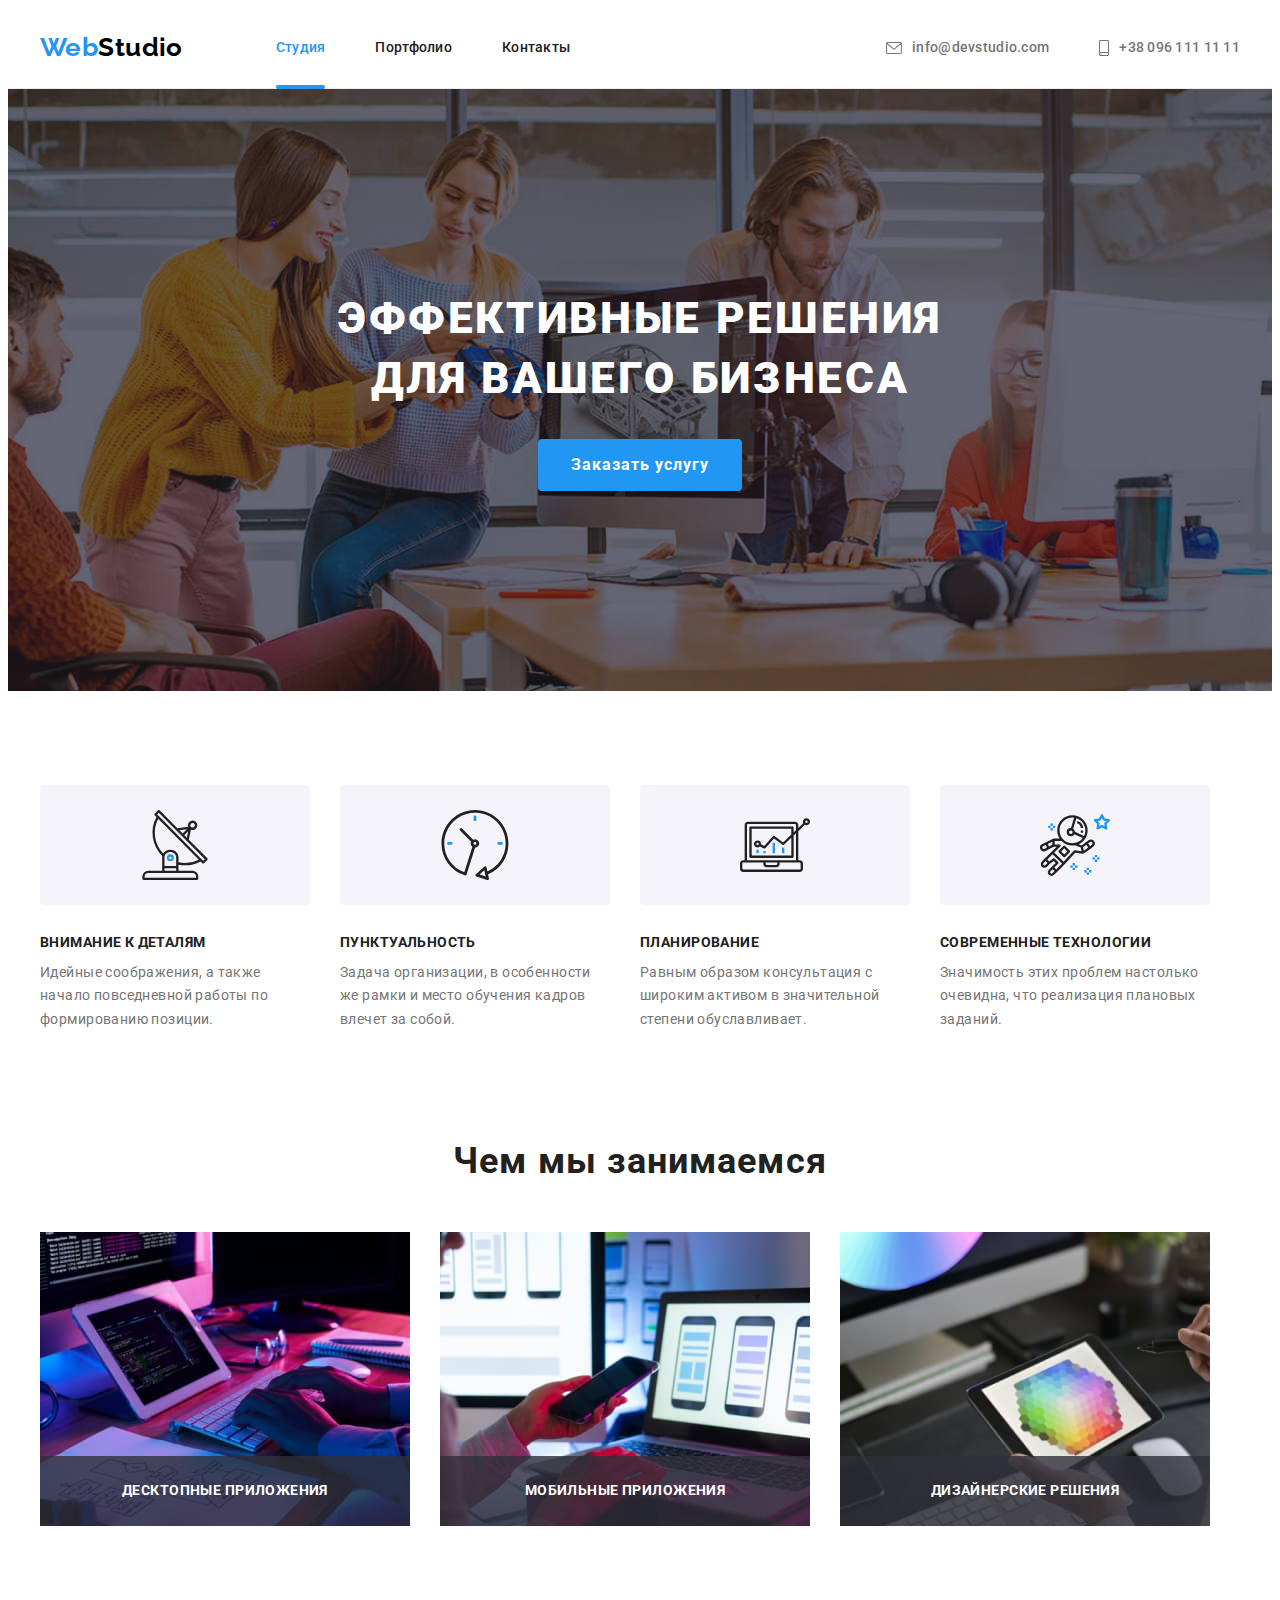
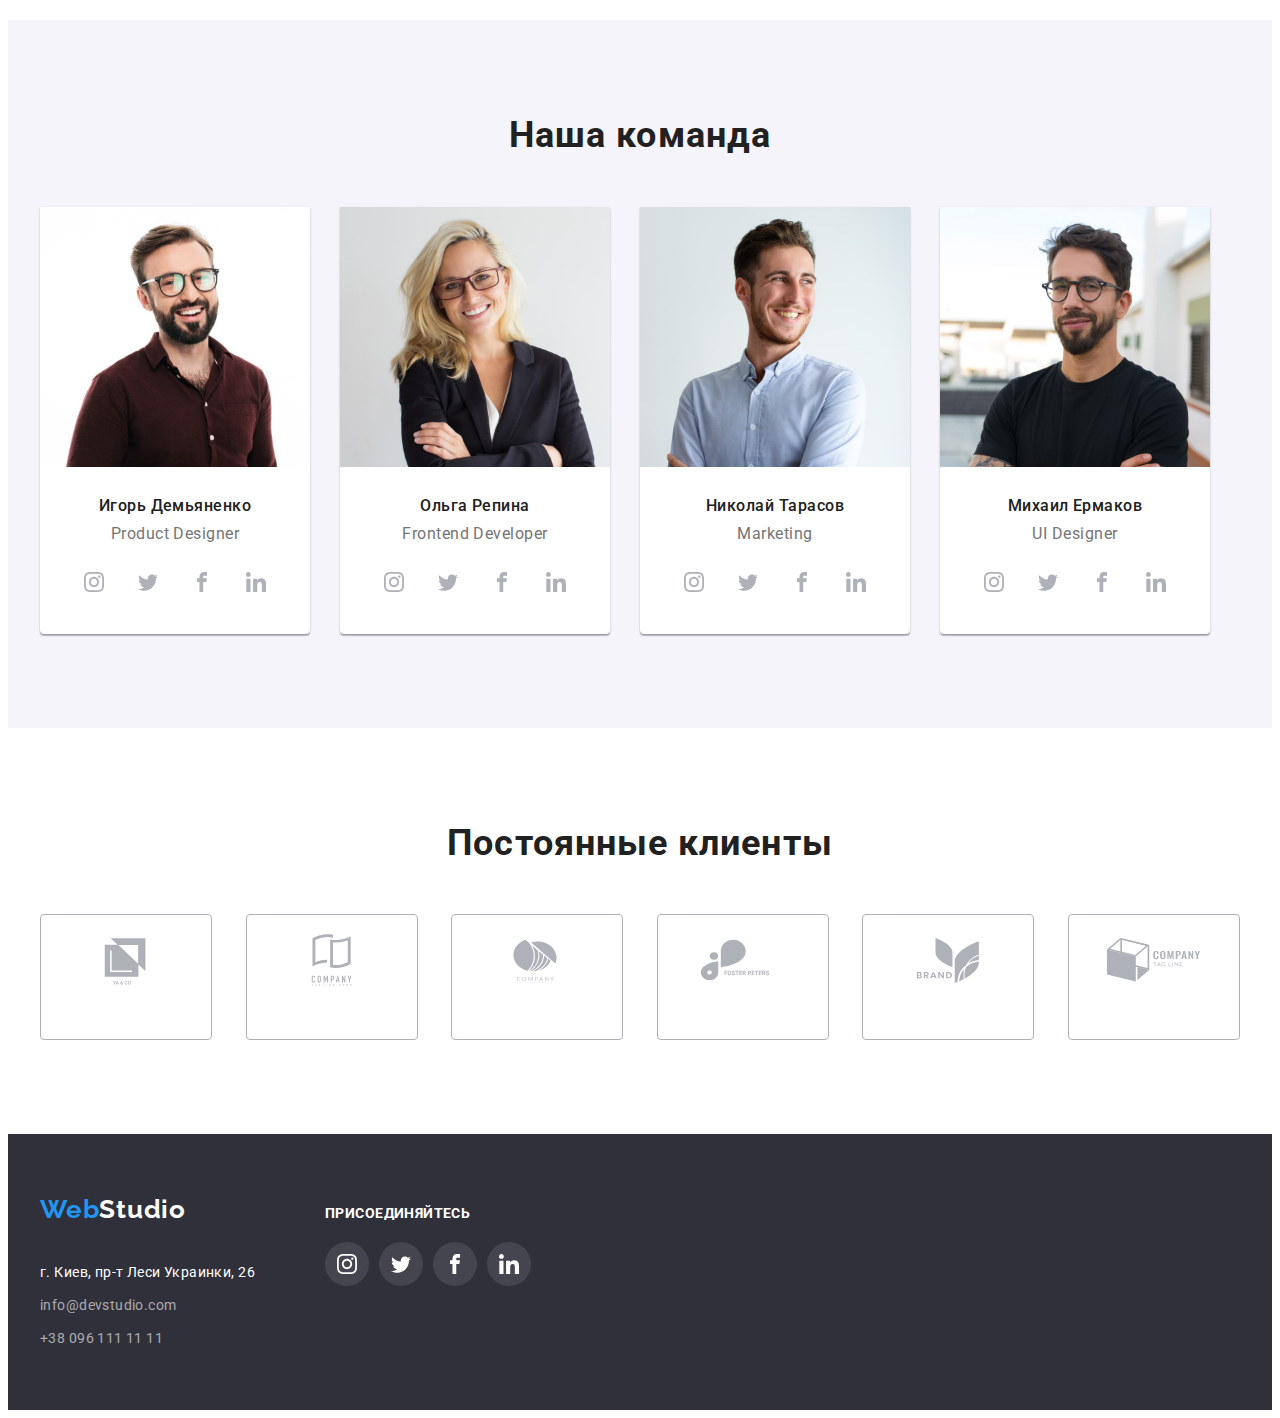
<file: index.html>
<!DOCTYPE html>
<html lang="ru">
<head>
    <meta charset="UTF-8">
    <meta http-equiv="X-UA-Compatible" content="IE=edge">
    <meta name="viewport" content="width=device-width, initial-scale=1.0">
    <title>Главная страница</title>
    <link href="https://fonts.googleapis.com/css2?family=Raleway:wght@700&family=Roboto:wght@400;500;700;900&display=swap" rel="stylesheet">
    <link rel="stylesheet" href="https://cdnjs.cloudflare.com/ajax/libs/modern-normalize/1.1.0/modern-normalize.min.css" integrity="sha512-wpPYUAdjBVSE4KJnH1VR1HeZfpl1ub8YT/NKx4PuQ5NmX2tKuGu6U/JRp5y+Y8XG2tV+wKQpNHVUX03MfMFn9Q==" crossorigin="anonymous" referrerpolicy="no-referrer" />
    <link rel="stylesheet" href="./css/styles.css">
</head>
<body>
   
    <!-- Шапка сайта -->
    <header class="main-nav">
        <div class="container main-menu">
            <nav>
                <a href="./index.html" class="logo">Web<span class="half-logo">Studio</span></a>

                <ul class="nav-list">
                    <li class="item"><a href="./index.html" class="list current">Студия
                    </a></li>
                    <li class="item"><a href="./portfolio.html" class="list">Портфолио</a></li>
                    <li class="item"><a href="" class="list">Контакты</a></li>
                </ul>
            </nav>

            <ul class="contact-nav">
                <li class="item email contact-item"><a href="mailto:info@devstudio.com" class="contact-mail list">
                    <svg class="mail-icon" width="16" height="12">
                        <use href="./images/icons.svg#icon-envelope"></use>
                      </svg>
                    info@devstudio.com</a></li>
                <li class="item contact-item"><a href="tel:380961111111" class="contact-phone list">
                    <svg class="phone-icon" width="10" height="16">
                        <use href="./images/icons.svg#icon-smartphone"></use>
                    </svg>
                    +38 096 111 11 11</a></li>
            </ul>

        </div>
    </header>


    <main>

        <!-- Эффективные решения для вашего бизнеса -->
        <section class="hero">
            <div class="container overlay">
                <h1 class="hero-title">Эффективные решения для вашего бизнеса</h1>
                <button type="button" class="button hero-button" data-modal-open>Заказать услугу</button>
            </div>
        </section>

        <!-- Особенности -->
        <section class="section feature">
            <div class="container">
                <h2 class="section-title visually-hidden">Особенности</h2>
                <ul class="feature-list">
                    <li class="item">
                        <div class="svg-container">
                            <svg class="antenna-icon" width="70" height="70">
                                <use href="./images/icons.svg#icon-antenna"></use>
                            </svg>
                        </div>
                        <h3 class="title">Внимание к деталям</h3>
                        <p class="paragraph">Идейные соображения, а также начало повседневной работы по формированию позиции.</p>
                    </li>
                    <li class="item">
                        <div class="svg-container">
                            <svg class="clock-icon" width="70" height="70">
                                <use href="./images/icons.svg#icon-clock"></use>
                            </svg>
                        </div>
                        <h3 class="title">Пунктуальность</h3>
                        <p class="paragraph">Задача организации, в особенности же рамки и место обучения кадров влечет за собой.</p>
                    </li>
                    <li class="item">
                        <div class="svg-container">
                            <svg class="diagram-icon" width="70" height="70">
                                <use href="./images/icons.svg#icon-diagram"></use>
                            </svg>
                        </div>
                        <h3 class="title">Планирование</h3>
                        <p class="paragraph">Равным образом консультация с широким активом в значительной степени обуславливает.</p>
                    </li>
                    <li class="item">
                        <div class="svg-container">
                            <svg class="astronaut-icon" width="70" height="70">
                                <use href="./images/icons.svg#icon-astronaut"></use>
                            </svg>
                        </div>
                        <h3 class="title">Современные технологии</h3>
                        <p class="paragraph">Значимость этих проблем настолько очевидна, что реализация плановых заданий.</p>
                    </li>
                </ul>
            </div>
        </section>

        <!-- Чем мы занимаемся -->
        <section class="section profession">
            <div class="container">
                <h2 class="section-title">Чем мы занимаемся</h2>
                <ul class="profession-list">
                    <li class="item work-tab">
                      <div class="work-tab">
                        <img src="./images/what_are_we_doing_1.jpg" alt="Создания алгоритмов решения проблем" width="370">
                        <p class="work-top-text">Десктопные приложения</p>
                    </div>
                    </li>
                    <li class="item work-tab">
                      <img src="./images/what_are_we_doing_2.jpg" alt="Создания адаптивных сайтов" width="370">
                      <p class="work-top-text">Мобильные приложения</p>
                    </li>
                    <li class="item work-tab">
                      <img src="./images/what_are_we_doing_3.jpg" alt="Дизайн сайтов" width="370">
                      <p class="work-top-text">Дизайнерские решения</p>
                    </li>
                </ul>
            </div>
        </section>

        <!-- Наша команда -->
        <section class="section team">
            <div class="container">
                <h2 class="section-title">Наша команда</h2>
                <ul class="team-list">
                    <li class="team-card">
                        <img src="./images/our_team_1.jpg" alt="Игорь Демьяненко" width="270">
                        <div class="team-container">
                            <h3>Игорь Демьяненко</h3>
                            <p>Product Designer</p>
                            <ul class="team-soc-list list">
                                <li class="team-soc-item"><a href="" class="team-soc-link link">
                                    <svg class="team-soc-icon" width="20" height="20">
                                        <use href="./images/icons.svg#icon-instagram"></use>
                                    </svg>
                                </a></li>
                                <li class="team-soc-item"><a href="" class="team-soc-link link">
                                    <svg class="team-soc-icon" width="20" height="20">
                                        <use href="./images/icons.svg#icon-twitter"></use>
                                    </svg>
                                </a></li>
                                <li class="team-soc-item"><a href="" class="team-soc-link link">
                                    <svg class="team-soc-icon" width="20" height="20">
                                        <use href="./images/icons.svg#icon-facebook" width="20" height="20"></use>
                                    </svg>
                                </a></li>
                                <li class="team-soc-item"><a href="" class="team-soc-link link">
                                    <svg class="team-soc-icon" width="20" height="20">
                                        <use href="./images/icons.svg#icon-linkedin"></use>
                                    </svg>
                                </a></li>
                            </ul>
                        </div>
                    </li>
                    <li class="team-card">
                        <img src="./images/our_team_2.jpg" alt="Ольга Репина" width="270">
                        <div class="team-container">
                            <h3>Ольга Репина</h3>
                            <p>Frontend Developer</p>
                            <ul class="team-soc-list list">
                                <li class="team-soc-item"><a href="" class="team-soc-link link">
                                    <svg class="team-soc-icon" width="20" height="20">
                                        <use href="./images/icons.svg#icon-instagram"></use>
                                    </svg>
                                </a></li>
                                <li class="team-soc-item"><a href="" class="team-soc-link link">
                                    <svg class="team-soc-icon" width="20" height="20">
                                        <use href="./images/icons.svg#icon-twitter"></use>
                                    </svg>
                                </a></li>
                                <li class="team-soc-item"><a href="" class="team-soc-link link">
                                    <svg class="team-soc-icon" width="20" height="20">
                                        <use href="./images/icons.svg#icon-facebook" width="20" height="20"></use>
                                    </svg>
                                </a></li>
                                <li class="team-soc-item"><a href="" class="team-soc-link link">
                                    <svg class="team-soc-icon" width="20" height="20">
                                        <use href="./images/icons.svg#icon-linkedin"></use>
                                    </svg>
                                </a></li>
                            </ul>
                        </div>
                    </li>
                    <li class="team-card">
                        <img src="./images/our_team_3.jpg" alt="Николай Тарасов" width="270">
                        <div class="team-container">
                            <h3>Николай Тарасов</h3>
                            <p>Marketing</p>
                            <ul class="team-soc-list list">
                                <li class="team-soc-item"><a href="" class="team-soc-link link">
                                    <svg class="team-soc-icon" width="20" height="20">
                                        <use href="./images/icons.svg#icon-instagram"></use>
                                    </svg>
                                </a></li>
                                <li class="team-soc-item"><a href="" class="team-soc-link link">
                                    <svg class="team-soc-icon" width="20" height="20">
                                        <use href="./images/icons.svg#icon-twitter"></use>
                                    </svg>
                                </a></li>
                                <li class="team-soc-item"><a href="" class="team-soc-link link">
                                    <svg class="team-soc-icon" width="20" height="20">
                                        <use href="./images/icons.svg#icon-facebook" width="20" height="20"></use>
                                    </svg>
                                </a></li>
                                <li class="team-soc-item"><a href="" class="team-soc-link link">
                                    <svg class="team-soc-icon" width="20" height="20">
                                        <use href="./images/icons.svg#icon-linkedin"></use>
                                    </svg>
                                </a></li>
                            </ul>
                        </div>
                    </li>
                    <li class="team-card">
                        <img src="./images/our_team_4.jpg" alt="Михаил Ермаков" width="270">
                        <div class="team-container">
                            <h3>Михаил Ермаков</h3>
                            <p>UI Designer</p>
                            <ul class="team-soc-list list">
                                <li class="team-soc-item"><a href="" class="team-soc-link link">
                                    <svg class="team-soc-icon" width="20" height="20">
                                        <use href="./images/icons.svg#icon-instagram"></use>
                                    </svg>
                                </a></li>
                                <li class="team-soc-item"><a href="" class="team-soc-link link">
                                    <svg class="team-soc-icon" width="20" height="20">
                                        <use href="./images/icons.svg#icon-twitter"></use>
                                    </svg>
                                </a></li>
                                <li class="team-soc-item"><a href="" class="team-soc-link link">
                                    <svg class="team-soc-icon" width="20" height="20">
                                        <use href="./images/icons.svg#icon-facebook" width="20" height="20"></use>
                                    </svg>
                                </a></li>
                                <li class="team-soc-item"><a href="" class="team-soc-link link">
                                    <svg class="team-soc-icon" width="20" height="20">
                                        <use href="./images/icons.svg#icon-linkedin"></use>
                                    </svg>
                                </a></li>
                            </ul>
                    </div>
                    </li>
                </ul>
            </div>
        </section>
        <section class="clients section">
          <div class="container">
            <h2 class="section-title">Постоянные клиенты</h2>
            <ul class="clients-list list">
              <li class="clients-item">
                <a href="" class="clients-link link">
                  <svg class="clients-icon" width="106" height="60">
                    <use href="./images/icons.svg#logo-1"></use>
                  </svg>
                </a>
              </li>
              <li class="clients-item">
                <a href="" class="clients-link link">
                  <svg class="clients-icon" width="106" height="60">
                    <use href="./images/icons.svg#logo-2"></use>
                  </svg>
                </a>
              </li>
              <li class="clients-item">
                <a href="" class="clients-link link">
                  <svg class="clients-icon" width="106" height="60">
                    <use href="./images/icons.svg#logo-3"></use>
                  </svg>
                </a>
              </li>
              <li class="clients-item">
                <a href="" class="clients-link link">
                  <svg class="clients-icon" width="106" height="60">
                    <use href="./images/icons.svg#logo-4"></use>
                  </svg>
                </a>
              </li>
              <li class="clients-item">
                <a href="" class="clients-link link">
                  <svg class="clients-icon" width="106" height="60">
                    <use href="./images/icons.svg#logo-5"></use>
                  </svg>
                </a>
              </li>
              <li class="clients-item">
                <a href="" class="clients-link link">
                  <svg class="clients-icon" width="106" height="60">
                    <use href="./images/icons.svg#logo-6"></use>
                  </svg>
                </a>
              </li>
            </ul>
          </div>
        </section>
    </main>    

    <!-- Подвал сайту -->
    <footer class="footer">
        <div class="container footer-flex">
          <div>
            <a href="index.html" class="footer-logo link"><span class="footer-half-logo">Web</span>Studio</a>
            <address>
              <p class="footer-address">г. Киев, пр-т Леси Украинки, 26</p>
            </address>
            <ul class="footer-list">
              <li class="footer-item">
                <a href="mailto:info@devstudio.com" class="footer-post link">info@devstudio.com</a>
              </li>
              <li><a href="tel:+380961111111" class="footer-tel link">+38 096 111 11 11</a></li>
            </ul>
          </div>
          <div class="footer-soc">
            <h3 class="footer-soc-title">присоединяйтесь</h3>
            <ul class="footer-soc-list">
              <li class="footer-soc-item">
                <a href="" class="footer-soc-link link">
                  <svg class="footer-soc-icon" width="20" height="20">
                    <use href="./images/icons.svg#icon-instagram"></use>
                  </svg>
                </a>
              </li>
              <li class="footer-soc-item">
                <a href="" class="footer-soc-link link">
                  <svg class="footer-soc-icon" width="20" height="20">
                    <use href="./images/icons.svg#icon-twitter"></use>
                  </svg>
                </a>
              </li>
              <li class="footer-soc-item">
                <a href="" class="footer-soc-link link">
                  <svg class="footer-soc-icon" width="20" height="20">
                    <use href="./images/icons.svg#icon-facebook"></use>
                  </svg>
                </a>
              </li>
              <li class="footer-soc-item">
                <a href="" class="footer-soc-link link">
                  <svg class="footer-soc-icon" width="20" height="20">
                    <use href="./images/icons.svg#icon-linkedin"></use>
                  </svg>
                </a>
              </li>
            </ul>
          </div>
        </div>
      </footer>
      
      <div class="backdrop is-hidden" data-modal>
        <div class="modal">
          <button data-modal-close type="button" class="close-button">
            <svg class="modal-icon" width="18" height="18">
              <use href="./images/icons.svg#icon-close"></use>
            </svg>
          </button>
        </div>
      </div>
      <script src="./js/modal.js"></script>

      <!-- <div role="group">
      <form class="newsletter">
        <label for="name">Имя</label>
        <input type="text" name="name" id="name">
        <br/>
        <label for="tel">Телефон</label>
        <input type="tel" name="tel" id="tel">
        <br/>
        <label for="email">E-mail</label>
        <input type="text" name="user-email" id="email">

        <button type="submit">Submit</button>


        <input type="checkbox" name="" id="">
        <label for=""></label>
      </form>
    </div>

      <script>
        (() => {
          document
            .querySelector('.newsletter')
            .addEventListener('submit', e => {
              e.preventDefault();

              new FormData(e.currentTarget).forEach((value, user-email) =>
                console.log('${user-email}:${value}'),
                );
            });
        })();
      </script> -->
</body>
</html>
</file>
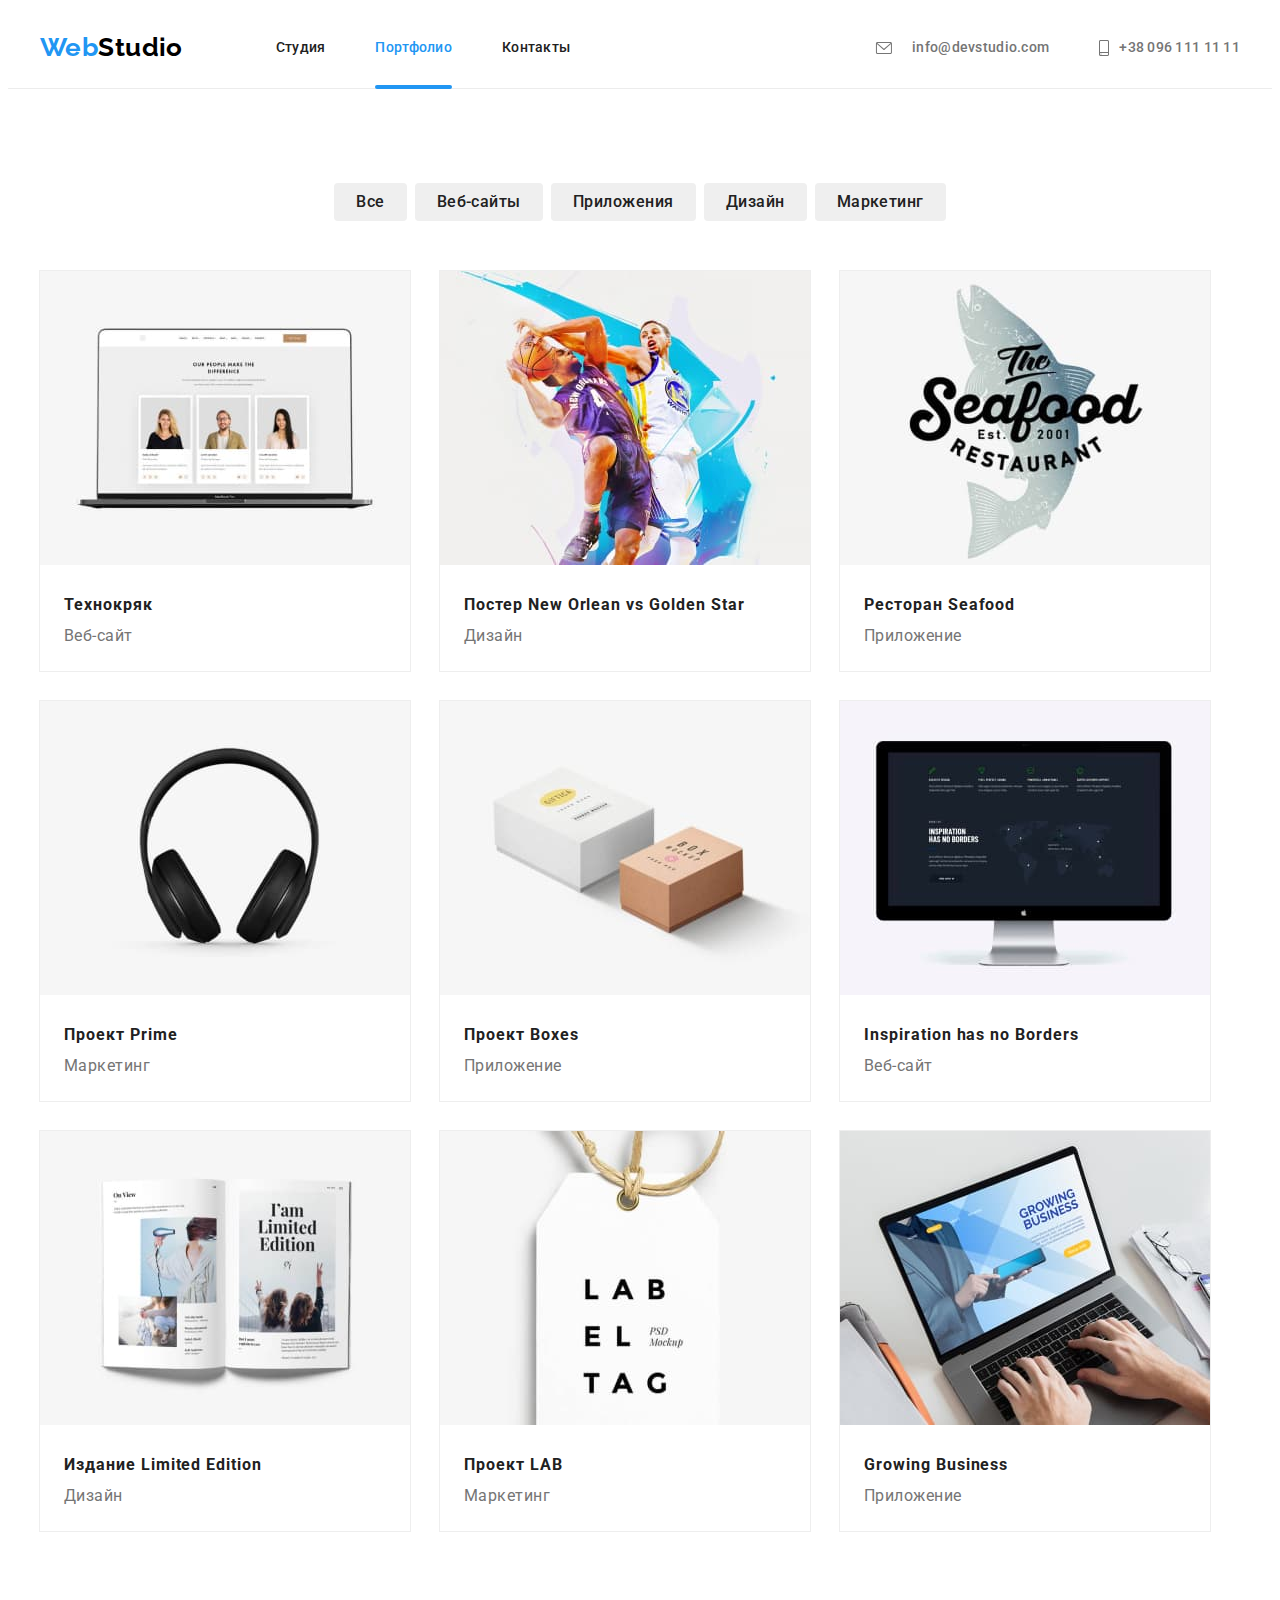
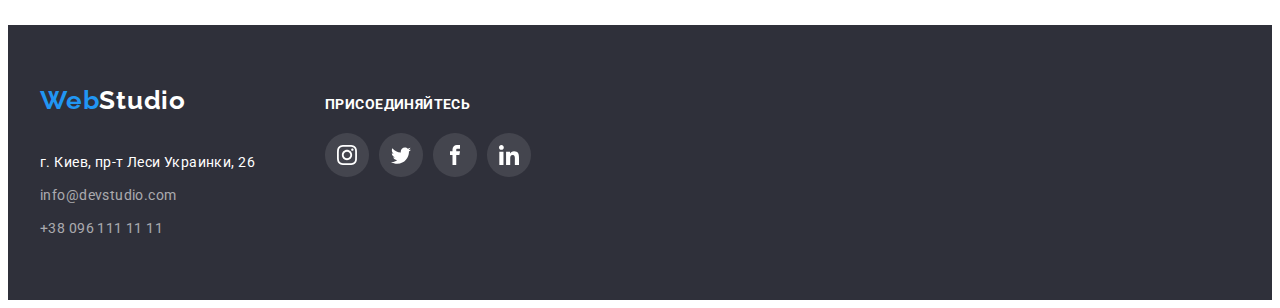
<file: portfolio.html>
<!DOCTYPE html>
<html lang="ru">
<head>
    <meta charset="UTF-8">
    <meta http-equiv="X-UA-Compatible" content="IE=edge">
    <meta name="viewport" content="width=device-width, initial-scale=1.0">
    <title>Портфолио</title>
    <link href="https://fonts.googleapis.com/css2?family=Raleway:wght@700&family=Roboto:wght@400;500;700&display=swap" rel="stylesheet">
    <link rel="stylesheet" href="https://cdnjs.cloudflare.com/ajax/libs/modern-normalize/1.1.0/modern-normalize.min.css" integrity="sha512-wpPYUAdjBVSE4KJnH1VR1HeZfpl1ub8YT/NKx4PuQ5NmX2tKuGu6U/JRp5y+Y8XG2tV+wKQpNHVUX03MfMFn9Q==" crossorigin="anonymous" referrerpolicy="no-referrer" />
    <link rel="stylesheet" href="./css/styles.css">
</head>
<body>
    <!-- Шапка сайта -->
    <header class="main-nav">
        <div class="container main-menu">
            <nav>
                <a href="./index.html" class="logo">Web<span class="half-logo">Studio</span></a>

                <ul class="nav-list">
                    <li class="item"><a href="./index.html" class="list">Студия</a></li>
                    <li class="item"><a href="./portfolio.html" class="list current">Портфолио</a></li>
                    <li class="item"><a href="" class="list">Контакты</a></li>
                </ul>
            </nav>

            <ul class="contact-nav">
                <li class="item email contact-item"><a href="mailto:info@devstudio.com" class="contact-mail list">
                    <svg class="mail-icon" width="36px" height="12px">
                        <use href="./images/icons.svg#icon-envelope"></use>
                      </svg>
                    info@devstudio.com</a></li>
                <li class="item contact-item"><a href="tel:380961111111" class="contact-phone list">
                    <svg class="phone-icon" width="10px" height="16px">
                        <use href="./images/icons.svg#icon-smartphone"></use>
                    </svg>
                    +38 096 111 11 11</a></li>
            </ul>
        </div>
    </header>

    <main>

        <section class="portfolio">
            <div class="container portfolio-block">
                <h1 class="visually-hidden">Портфолио</h1>

                <div class="filtres">
                    <ul>
                        <li class="item"><button type="button">Все</button></li>
                        <li class="item"><button type="button">Веб-сайты</button></li>
                        <li class="item"><button type="button">Приложения</button></li>
                        <li class="item"><button type="button">Дизайн</button></li>
                        <li class="item"><button type="button">Маркетинг</button></li>
                    </ul>         
                </div>

                <ul class="portfolio-set portfolio-list">
                        <li class="card-set-item"><a href="" class="portfolio-link link">
                          <div class="portfolio-overlay">
                            <div class="overlay-container">
                                <img src="./images/portfolio/portfolio-1.jpg" alt="Веб-сайт Технокряк" width="370">
                                <p class="portfolio-top-text">
                                  Ресурс предлагает комплексные предложения с разным уровнем функционала и
                                  сервисов. Все это позволит посетителю получить исчерпывающие сведения о компании
                                  или частном лице.
                                </p>
                            </div>
                              <div class="portfolio-description">
                                  <h2>Технокряк</h2>
                                  <p class="portfolio-title">Веб-сайт</p>
                              </div>
                          </div>
                        </a></li>

                        <li class="card-set-item portfolio-shadow"><a href="" class="portfolio-link link">
                          <div class="overlay-container">
                            <img src="./images/portfolio/portfolio-2.jpg" alt="Дизайн постера" width="370">
                            <p class="portfolio-top-text">
                              Ресурс предлагает комплексные предложения с разным уровнем функционала и
                              сервисов. Все это позволит посетителю получить исчерпывающие сведения о компании
                              или частном лице.
                            </p>
                          </div>
                            <div class="portfolio-description">
                                <h2>Постер New Orlean vs Golden Star</h2>
                                <p class="portfolio-title">Дизайн</p>
                            </div>
                        </a></li>

                        <li class="card-set-item portfolio-shadow"><a href="" class="portfolio-link link">
                          <div class="overlay-container">
                            <img src="./images/portfolio/portfolio-3.jpg" alt="Приложение для ресторана" width="370">
                            <p class="portfolio-top-text">
                              Ресурс предлагает комплексные предложения с разным уровнем функционала и
                              сервисов. Все это позволит посетителю получить исчерпывающие сведения о компании
                              или частном лице.
                            </p>
                          </div>
                            <div class="portfolio-description">
                                <h2>Ресторан Seafood</h2>
                                <p class="portfolio-title">Приложение</p>
                            </div>
                        </a></li>

                        <li class="card-set-item portfolio-shadow"><a href="" class="portfolio-link link">
                          <div class="overlay-container">
                            <img src="./images/portfolio/portfolio-4.jpg" alt="Маркетинг проектов" width="370">
                            <p class="portfolio-top-text">
                              Ресурс предлагает комплексные предложения с разным уровнем функционала и
                              сервисов. Все это позволит посетителю получить исчерпывающие сведения о компании
                              или частном лице.
                            </p>
                          </div>
                            <div class="portfolio-description">
                                <h2>Проект Prime</h2>
                                <p class="portfolio-title">Маркетинг</p>
                            </div>
                        </a></li>
 
                        <li class="card-set-item portfolio-shadow"><a href="" class="portfolio-link link">
                          <div class="overlay-container">
                            <img src="./images/portfolio/portfolio-5.jpg" alt="Приложение к проектам" width="370">
                            <p class="portfolio-top-text">
                              Ресурс предлагает комплексные предложения с разным уровнем функционала и
                              сервисов. Все это позволит посетителю получить исчерпывающие сведения о компании
                              или частном лице.
                            </p>
                          </div>
                            <div class="portfolio-description">
                                <h2>Проект Boxes</h2>
                                <p class="portfolio-title">Приложение</p>
                            </div>
                        </a></li>

                        <li class="card-set-item portfolio-shadow"><a href="" class="portfolio-link link">
                          <div class="overlay-container">
                            <img src="./images/portfolio/portfolio-6.jpg" alt="Веб-сайт" width="370">
                            <p class="portfolio-top-text">
                              Ресурс предлагает комплексные предложения с разным уровнем функционала и
                              сервисов. Все это позволит посетителю получить исчерпывающие сведения о компании
                              или частном лице.
                            </p>
                          </div>
                            <div class="portfolio-description">
                                <h2>Inspiration has no Borders</h2>
                                <p class="portfolio-title">Веб-сайт</p>
                            </div>
                        </a></li>

                        <li class="card-set-item portfolio-shadow"><a href="" class="portfolio-link link">
                          <div class="overlay-container">
                            <img src="./images/portfolio/portfolio-7.jpg" alt="Дизайн изданий" width="370">
                            <p class="portfolio-top-text">
                              Ресурс предлагает комплексные предложения с разным уровнем функционала и
                              сервисов. Все это позволит посетителю получить исчерпывающие сведения о компании
                              или частном лице.
                            </p>
                          </div>
                            <div class="portfolio-description">
                                <h2>Издание Limited Edition</h2>
                                <p class="portfolio-title">Дизайн</p>
                            </div>
                        </a></li>

                        <li class="card-set-item portfolio-shadow"><a href="" class="portfolio-link link">
                          <div class="overlay-container">
                            <img src="./images/portfolio/portfolio-8.jpg" alt="Маркетинг проекту" width="370">
                            <p class="portfolio-top-text">
                              Ресурс предлагает комплексные предложения с разным уровнем функционала и
                              сервисов. Все это позволит посетителю получить исчерпывающие сведения о компании
                              или частном лице.
                            </p>
                          </div>
                            <div class="portfolio-description">
                                <h2>Проект LAB</h2>
                                <p class="portfolio-title">Маркетинг</p>
                            </div>
                        </a></li>

                        <li class="card-set-item portfolio-shadow"><a href="" class="portfolio-link link">
                          <div class="overlay-container">
                            <img src="./images/portfolio/portfolio-9.jpg" alt="Приложение для бизнеса" width="370">
                            <p class="portfolio-top-text">
                              Ресурс предлагает комплексные предложения с разным уровнем функционала и
                              сервисов. Все это позволит посетителю получить исчерпывающие сведения о компании
                              или частном лице.
                            </p>
                          </div>
                            <div class="portfolio-description">
                                <h2>Growing Business</h2>
                                <p class="portfolio-title">Приложение</p>
                            </div>
                        </a></li>
                    </ul>
            </div>
        </section>
    
    
    </main>

    <!-- Подвал сайту -->
    <footer class="footer">
        <div class="container footer-flex">
          <div>
            <a href="index.html" class="footer-logo link"><span class="footer-half-logo">Web</span>Studio</a>
            <address>
              <p class="footer-address">г. Киев, пр-т Леси Украинки, 26</p>
            </address>
            <ul class="footer-list">
              <li class="footer-item">
                <a href="mailto:info@devstudio.com" class="footer-post link">info@devstudio.com</a>
              </li>
              <li><a href="tel:+380961111111" class="footer-tel link">+38 096 111 11 11</a></li>
            </ul>
          </div>
          <div class="footer-soc">
            <h3 class="footer-soc-title">присоединяйтесь</h3>
            <ul class="footer-soc-list">
              <li class="footer-soc-item">
                <a href="" class="footer-soc-link link">
                  <svg class="footer-soc-icon" width="20" height="20">
                    <use href="./images/icons.svg#icon-instagram"></use>
                  </svg>
                </a>
              </li>
              <li class="footer-soc-item">
                <a href="" class="footer-soc-link link">
                  <svg class="footer-soc-icon" width="20" height="20">
                    <use href="./images/icons.svg#icon-twitter"></use>
                  </svg>
                </a>
              </li>
              <li class="footer-soc-item">
                <a href="" class="footer-soc-link link">
                  <svg class="footer-soc-icon" width="20" height="20">
                    <use href="./images/icons.svg#icon-facebook"></use>
                  </svg>
                </a>
              </li>
              <li class="footer-soc-item">
                <a href="" class="footer-soc-link link">
                  <svg class="footer-soc-icon" width="20" height="20">
                    <use href="./images/icons.svg#icon-linkedin"></use>
                  </svg>
                </a>
              </li>
            </ul>
          </div>
        </div>
      </footer>
</body>
</html>
</file>
<file: css/styles.css>
:root{
    --primary-text-color:#212121;
    --primary-bg-color:#FFFFFF;
    --accent-color:#2196F3;
    --secondary-text-color:#757575;
    --secondary-bg-color:#2F303A;

}

body{
    background:var(--primary-bg-color);
    color: var(--secondary-text-color);
    font-family: Roboto, sans-serif;
    letter-spacing: 0.03em;
    font-size: 14px;
}

a{
    text-decoration: none;
}

img{
    display: block;
    max-width: 100%;
    height: auto;
}

ul{
    list-style: none;
    margin: 0;
    padding: 0;
}

.visually-hidden { 
    position: absolute; 
    width: 1px; 
    height: 1px; 
    margin: -1px; 
    border: 0; 
    padding: 0; 
    white-space: nowrap; 
    clip-path: inset(100%); 
    clip: rect(0 0 0 0); 
    overflow: hidden; 
}

/* Основной контейнер */
.container{
    width: 1200px;
    padding-left: 15px;
    padding-right: 15px;
    margin-left: auto;
    margin-right: auto;
}

/* Section */
.section-title{
    margin-top:0;
    margin-bottom:50px;
    color: var(--primary-text-color);
    
    font-weight: 700;
    font-size: 36px;
    line-height: 1.17;
    text-align: center;
    letter-spacing: 0.03em;
}
/* Header */
header{
    border-bottom:1px solid #ECECEC;
        align-items: center;
        margin-top: 0;
    }
.main-menu{
    display: flex;
}
/* Logo */
.logo{
    display: block;
    margin-right: 93px;
    padding: 24px 0 25px 0;
    color: var(--accent-color);
    font-family: Raleway, normal;
    font-size: 26px;
    line-height: 1.19;
    font-weight: 700;
}

.half-logo{
    color: #000000;
}

/* Site nav */
nav{
    display: flex;
    align-items: center;
}

.main-nav{
    display: flex;
    align-items: center;
}

.email{
    margin-right: 50px;
}

.contact-mail,
.contact-phone {
  display: flex;
  align-items: center;
  padding: 32px 0;

  color: var(--secondary-text-color);
}

.contact-mail:hover,
.contact-phone:hover,
.contact-mail:focus,
.contact-phone:focus {
  color: var(--accent-color);
}

.mail-icon,
.phone-icon {
  margin-right: 10px;
  fill: currentColor;
}
.nav-list.current {
    color: var(--accent-color);
  }

.nav-list{
    display: flex;
    margin:0; 
}

.nav-list .item + .item {
	margin-left: 50px;
}

.nav-list .list{
    position: relative;
  
    transition-property: color;
    transition-duration: 250ms;
    transition-timing-function: cubic-bezier(0.4, 0, 0.2, 1);

    display: block;
    padding:32px 0;
    color: var(--primary-text-color);
    font-weight: 500;
    font-size: 14px;
    line-height: 1.14;
    letter-spacing: 0.02em;
}

.nav-list .list.current::after {
    position: absolute;
    bottom: -1px;
    left: 0;

    content: '';
    width: 100%;
    height: 4px;
    background-color: var(--accent-color);
    border-radius: 2px;
}

.nav-list .list:hover,
.nav-list .list:focus {
  color: var(--accent-color);
}

.contact-nav{
    display: flex;
    margin-left: auto;
}

.contact-nav .item:not(:last-child){
    margin-right: 50px;
}
.nav-list .list.current,
.contact-nav .list.current{
    color:var(--accent-color);
}

.contact-nav .list:hover,
.contact-nav .list:focus{
    color:var(--accent-color);
}

.contact-nav .list{
    display: flex;
    padding: 32px 0; 
    color: var(--secondary-text-color);
    font-weight: 500;
    font-size: 14px;
    line-height: 1.14;
    letter-spacing: 0.02em;
}
  
/* Hero */
.hero{
    padding: 200px 0;
    text-align: center;     
    background-color: var(--secondary-bg-color);
    background-image: linear-gradient(
        rgba(47, 48, 58, 0.4),
        rgba(47, 48, 58, 0.4)
         ), 
        url(../images/overlay.jpg);
    background-repeat: no-repeat;
    background-position: center;
    background-size: cover;
    letter-spacing: 0.06em;
}

.hero-title {
    padding:0;
    margin: 0 auto 30px auto;
    width: 696px;
    color: var(--primary-bg-color);
    font-weight: 900;
    font-size: 44px;
    line-height: 1.36;
    letter-spacing: 0.06em;
    text-transform: uppercase;
    text-align: center;
    margin-bottom: 30px;
}

/* Button */
.button{
    border-radius: 4px;
    min-width: 200px;
    padding: 10px 32px;
    background-color: var(--accent-color);
    cursor: pointer;
    margin: 0 auto;
    display: block;
    font-family: inherit;
    border: 1px solid transparent;
}
.hero-button{
    color:var(--primary-bg-color);
    text-align: center;
    font-weight: 700;
    font-size: 16px;
    line-height: 1.87;
    display: flex;
    align-items: center;
    text-align: center;
    letter-spacing: 0.06em;
}

.hero-button:hover,
.hero-button:focus{
    background-color:#188CE8;
}

/* Feature */
.feature{
    padding: 94px 0;
}
.feature-list{
    display: flex;
    margin: 0;
    padding:0;
}

.feature-list .item{
    width: 270px;
    
}
.feature-list .item+ .item {
margin-left: 30px;
}

.feature-list .title{
    margin-top:0;
    margin-bottom: 10px;

    color: var(--primary-text-color);
    font-weight: 700;
    font-size: 14px;
    line-height: 1.14;
    letter-spacing: 0.03em;
    text-transform: uppercase;
}

.feature-list p{
    margin-top:0;

    font-size: 14px;
    line-height: 1.71;
    letter-spacing: 0.03em;
    color: var(--secondary-text-color);
}

.svg-container {
    display: flex;
    justify-content: center;
    align-items: center;
  
    margin-bottom: 30px;
    height: 120px;
  
    background-color: #f5f4fa;
    border-radius: 4px;
    
  }
/* Чем занимашся */
.profession{
    padding-bottom: 94px;
}
.profession ul{
    display:flex;
    flex-wrap: wrap;
}

.profession-list .item:not(:last-child){
    margin-right: 30px;
}

 
.work-tab {
    position: relative;
}

.work-top-text {
    position: absolute;
    bottom: 0;
    left: 0;

    display: flex;
    align-items: center;
    justify-content: center;

    width: 100%;
    height: 70px;

    margin: 0;
    padding: 0;
    font-weight: 700;
    font-size: 14px;
    line-height: 1.14;
    letter-spacing: 0.03em;
    text-transform: uppercase;

    background-color: rgba(47, 48, 58, 0.8);
    color: var(--primary-bg-color);
}

/* Our team */
.team{
    padding: 94px 0;
    background-color: #F5F4FA;
}
.team .container {
    flex-direction: column;
}

.team ul{
    display:flex;
}

.team-card{
    background: var(--primary-bg-color);
    width: 270px;
        overflow: hidden;

}
.team-list .team-card:not(:last-child){
    margin-right: 30px;
}

.team-container{
    padding: 30px 0;
}
.team-card{
    box-shadow: 0px 1px 3px rgba(0, 0, 0, 0.12), 0px 1px 1px rgba(0, 0, 0, 0.14), 0px 2px 1px rgba(0, 0, 0, 0.2);
    border-radius: 0px 0px 4px 4px;
}

.team-card h3{
    padding: 0;
    margin: 0  0 10px 0;
    font-weight: 500;
    font-size: 16px;
    line-height: 1.18;
    text-align: center;
    letter-spacing: 0.03em;
    color: var(--primary-text-color);
}

.team-card p{
    margin: 0;
    padding: 0;
    font-size: 16px;
    line-height: 1.18;
    text-align: center;
    letter-spacing: 0.03em;
    color: var(--secondary-text-color);
}
.team-soc-list{
    display:flex;
    margin-top: 16px;
    justify-content: center;
}

.team-soc-link{
    transition-property: color, background-color;
    transition-duration: 250ms;
    transition-timing-function: cubic-bezier(0.4, 0, 0.2, 1);

    display:flex;
    align-items: center;
    justify-content: center;
    width: 100%;
    height: 100%;
    border-radius: 50%;
}

.team-soc-item{
    width: 44px;
    height: 44px;
    margin-left: 10px;
}

.team-soc-icon{
    fill:#AFB1B8;
}

.team-soc-item:first-child{
    margin-left: 0;
}

.team-soc-link:hover, 
.team-soc-link:focus {
    background-color: var(--accent-color);
}

.team-soc-link:hover .team-soc-icon, 
.team-soc-link:focus .team-soc-icon{
    fill:var(--primary-bg-color);
}


/* CLIENTS */
.clients {
    padding: 94px 0;
    background: var(--primary-bg-color);
  }

.clients-list {
  display: flex;
  flex-wrap: wrap;
  justify-content: space-between;

}

.clients-link {
transition-property: color, background-color;
transition-duration: 250ms;
transition-timing-function: cubic-bezier(0.4, 0, 0.2, 1);

  display: flex;
  width: 170px;
  height: 92px;
  padding-top: 16px;
  padding-bottom: 16px;
  justify-content: center;
  border: 1px solid #AFB1B8;
  border-radius: 4px;
  color: #AFB1B8;
}

.clients-icon {
  fill: currentColor;

}

.clients-link:hover,
.clients-link:focus {
  border: 1px solid var(--accent-color);
  color: var(--accent-color);
  outline: none;
}

/* Footer */
.footer {
    padding-top: 60px;
    padding-bottom: 60px;
    background-color: var(--secondary-bg-color) 
  }
  
  .footer-flex {
    display: flex;
    align-items: baseline;
  }
  .footer-half-logo{
    color: var(--accent-color);
  }

  .footer-logo {
    display: inline-block;
    margin-bottom: 20px;
  
    font-family: 'Raleway';
    font-weight: 700;
    font-size: 26px;
    line-height: 1.2;
    letter-spacing: 0.03em;
  
    color: var(--primary-bg-color);
  }
  
  address {
    font-style: normal;
    margin: 0;
  }
  
  .footer-address {
    margin-bottom: 9px;
    font-size: 14px;
    line-height: 1.72;
    letter-spacing: 0.03em;
  
    color: var(--primary-bg-color);
  }
  
  .footer-post,
  .footer-tel {
    font-size: 14px;
    line-height: 1.72;
    letter-spacing: 0.03em;
  
    color: rgba(255, 255, 255, 0.6);
  }
  
  .footer-post:hover,
  .footer-post:focus {
    color: var(--accent-color);
  }
  
  .footer-tel:hover,
  .footer-tel:focus {
    color: var(--accent-color);
  }
  
  .footer-soc {
    margin-left: 70px;
  }
  
  .footer-soc-list {
    display: flex;
  }
  
  .footer-item:not(:last-child) {
    margin-bottom: 9px;
  }
  
  .footer-soc-title {
    margin-bottom: 20px;
    margin-top: 0;
  
    font-size: 14px;
    line-height: 1.14;
    letter-spacing: 0.03em;
    text-transform: uppercase;
  
    color: var(--primary-bg-color);
  }
  
  .footer-soc-item {
    width: 44px;
    height: 44px;
    margin-left: 10px;
  }
  
  .footer-soc-item:first-child {
    margin-left: 0;
  }
  
  .footer-soc-link {
    transition-property: color, background-color;
    transition-duration: 250ms;
    transition-timing-function: cubic-bezier(0.4, 0, 0.2, 1);
    
    display: flex;
    align-items: center;
    justify-content: center;
  
    width: 100%;
    height: 100%;
  
    border-radius: 50%;
    color: var(--primary-bg-color);
    background-image: radial-gradient(rgba(255, 255, 255, 0.1), rgba(255, 255, 255, 0.1));
  }
  
  .footer-soc-icon {
    fill: currentColor;
  }
  
  .footer-soc-link:hover,
  .footer-soc-link:focus {
    background-color: var(--accent-color);
    color: var(--primary-bg-color);
  }

/* Backdrop */
.backdrop {
    position: fixed;
    top: 0;
    left: 0;
    width: 100%;
    height: 100%;
    background-color: rgba(0, 0, 0, 0.2);

    opacity: 1;
    transition: opacity 250ms cubic-bezier(0.4, 0, 0.2, 1);
}

.backdrop.is-hidden {
    opacity: 0;
    pointer-events: none;
}

.backdrop.is-hidden .modal {
    transform: translate(-50%, -50%) scale(0.5);
}

.modal {
    position: absolute;
    top: 50%;
    left: 50%;
    transform: scale(1) translate(-50%, -50%);

    width: 528px;
    height: 581px;
    background-color: #ffffff;
    box-shadow: 0px 1px 3px rgba(0, 0, 0, 0.12), 0px 1px 1px rgba(0, 0, 0, 0.14),
        0px 2px 1px rgba(0, 0, 0, 0.2);
    border-radius: 4px;

    transition: 250ms cubic-bezier(0.4, 0, 0.2, 1);
}

.close-button {
    position: absolute;
    top: 8px;
    right: 8px;

    display: flex;
    justify-content: center;
    align-items: center;
    width: 30px;
    height: 30px;

    cursor: pointer;
    background: #ffffff;
    border: 1px solid rgba(0, 0, 0, 0.1);
    border-radius: 50%;
}
  
/* Portfolio */
/* Filtres */
.filtres ul{
    display: flex;
    justify-content: center;
    margin: 0 auto 50px;
}

.filtres .item:not(:last-child){
    margin-right: 8px;
}

.filtres button{
    transition-property: color, background-color;
    transition-duration: 250ms;
    transition-timing-function: cubic-bezier(0.4, 0, 0.2, 1);

    padding: 6px 22px;
    border-radius: 4px;
    font-weight: 500;
    font-size: 16px;
    line-height: 1.62;
    text-align: center;
    letter-spacing: 0.03em;
    color: var(--primary-text-color);
    font-family: inherit;
    border-style: none;
    cursor: pointer;
}

.filtres button:hover,
.filtres button:focus{
    color:var(--primary-bg-color);
    background-color: var(--accent-color);
    box-shadow: 0px 1px 1px rgba(0, 0, 0, 0.12), 0px 4px 4px rgba(0, 0, 0, 0.06),
    1px 4px 6px rgba(0, 0, 0, 0.16);
}

/* Portfolio card */
.portfolio{
    padding: 94px 0;
}
.portfolio-list{
    display: flex;
    flex-wrap: wrap;
}

.card-set-item{
    background: var(--primary-bg-color);
    margin-right: 30px;
    margin-bottom: 30px;
    outline: 1px solid #EEEEEE;
}

.card-set-item:nth-child(3n){
    margin-right: 0;
}

.card-set-item:nth-last-child(-n+3){
    margin-bottom: 0;
}
.portfolio-description{
    padding: 20px 24px;
}

.card-set-item h2{
    margin: 4px 0 0 0;
    padding: 0;
    font-weight: 700;
    font-size: 16px;
    line-height: 2;
    letter-spacing: 0.06em;
    color: var(--primary-text-color);
}

.portfolio-title{
    margin: 0 0 0 0;
    font-size: 16px;
    line-height: 1.87;
    letter-spacing: 0.03em;
    color: var(--secondary-text-color);
}

.card-set-item:hover,
.card-set-item:focus {
  box-shadow: 0px 1px 1px rgba(0, 0, 0, 0.12), 0px 4px 4px rgba(0, 0, 0, 0.06),
    1px 4px 6px rgba(0, 0, 0, 0.16);
}

.portfolio-border {
    padding: 20px 24px;
  
    border: 1px solid #eeeeee;
    border-top: none;
  }
  
  .portfolio-link {
    display: block;
    transition-property: box-shadow;
    transition-duration: 250ms;
    transition-timing-function: cubic-bezier(0.4, 0, 0.2, 1);
  }
  
  .portfolio-link:hover,
  .portfolio-link:focus {
    box-shadow: 0px 1px 1px rgba(0, 0, 0, 0.12), 0px 4px 4px rgba(0, 0, 0, 0.06),
      1px 4px 6px rgba(0, 0, 0, 0.16);
  }
  
 
  .overlay-container {
    position: relative;
    overflow: hidden;
  }
  
  .portfolio-top-text {
    position: absolute;
    top: 0;
    left: 0;
  
    transform: translateY(100%);
    transition-property: transform;
    transition-duration: 250ms;
    transition-timing-function: cubic-bezier(0.4, 0, 0.2, 1);
  
    padding: 63px 24px;
    width: 100%;
    height: 100%;
    margin: 0 0 0 0;
      
    font-size: 18px;
    line-height: 1.56;
    letter-spacing: 0.03em;
  
    color: var(--primary-bg-color);
    background-color: rgba(33, 150, 243, 0.9);
  }
  
  .portfolio-link:hover .portfolio-top-text,
  .portfolio-link:focus .portfolio-top-text {
    transform: translateY(0);
  }
</file>
